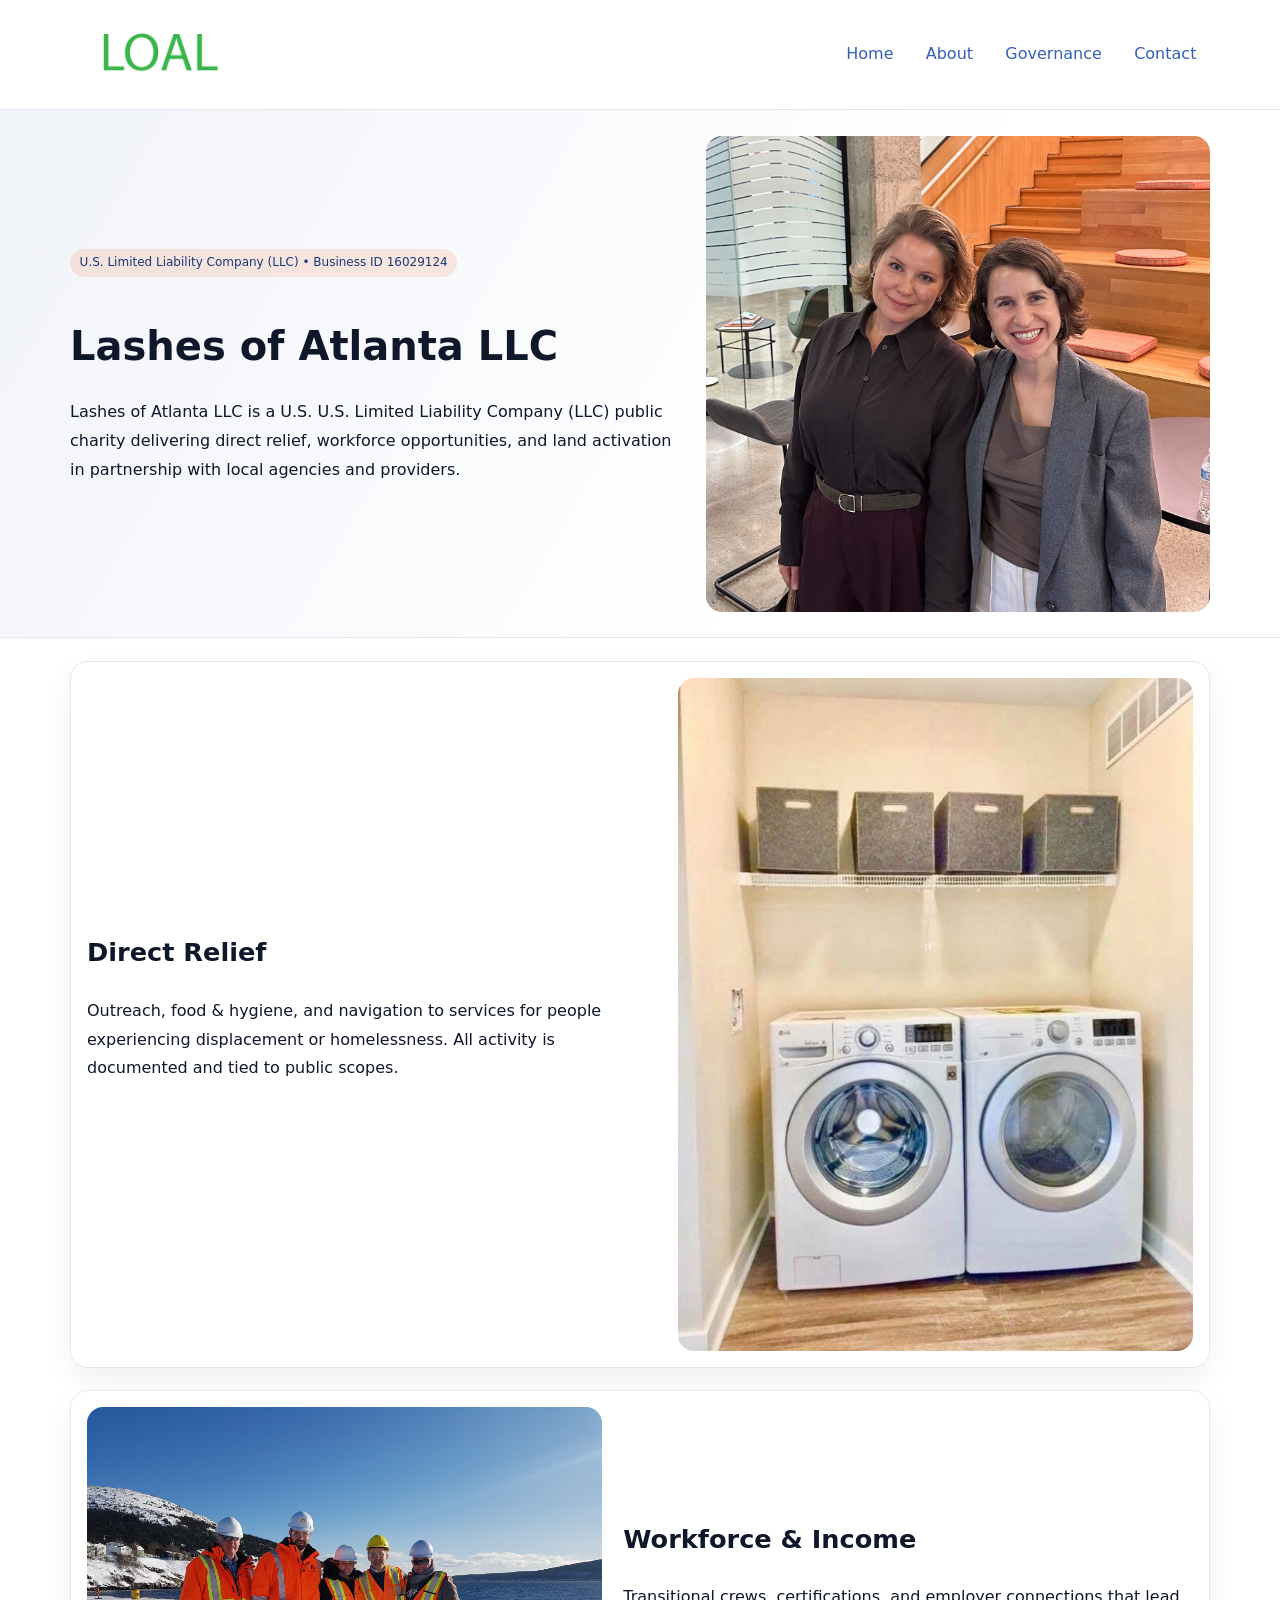
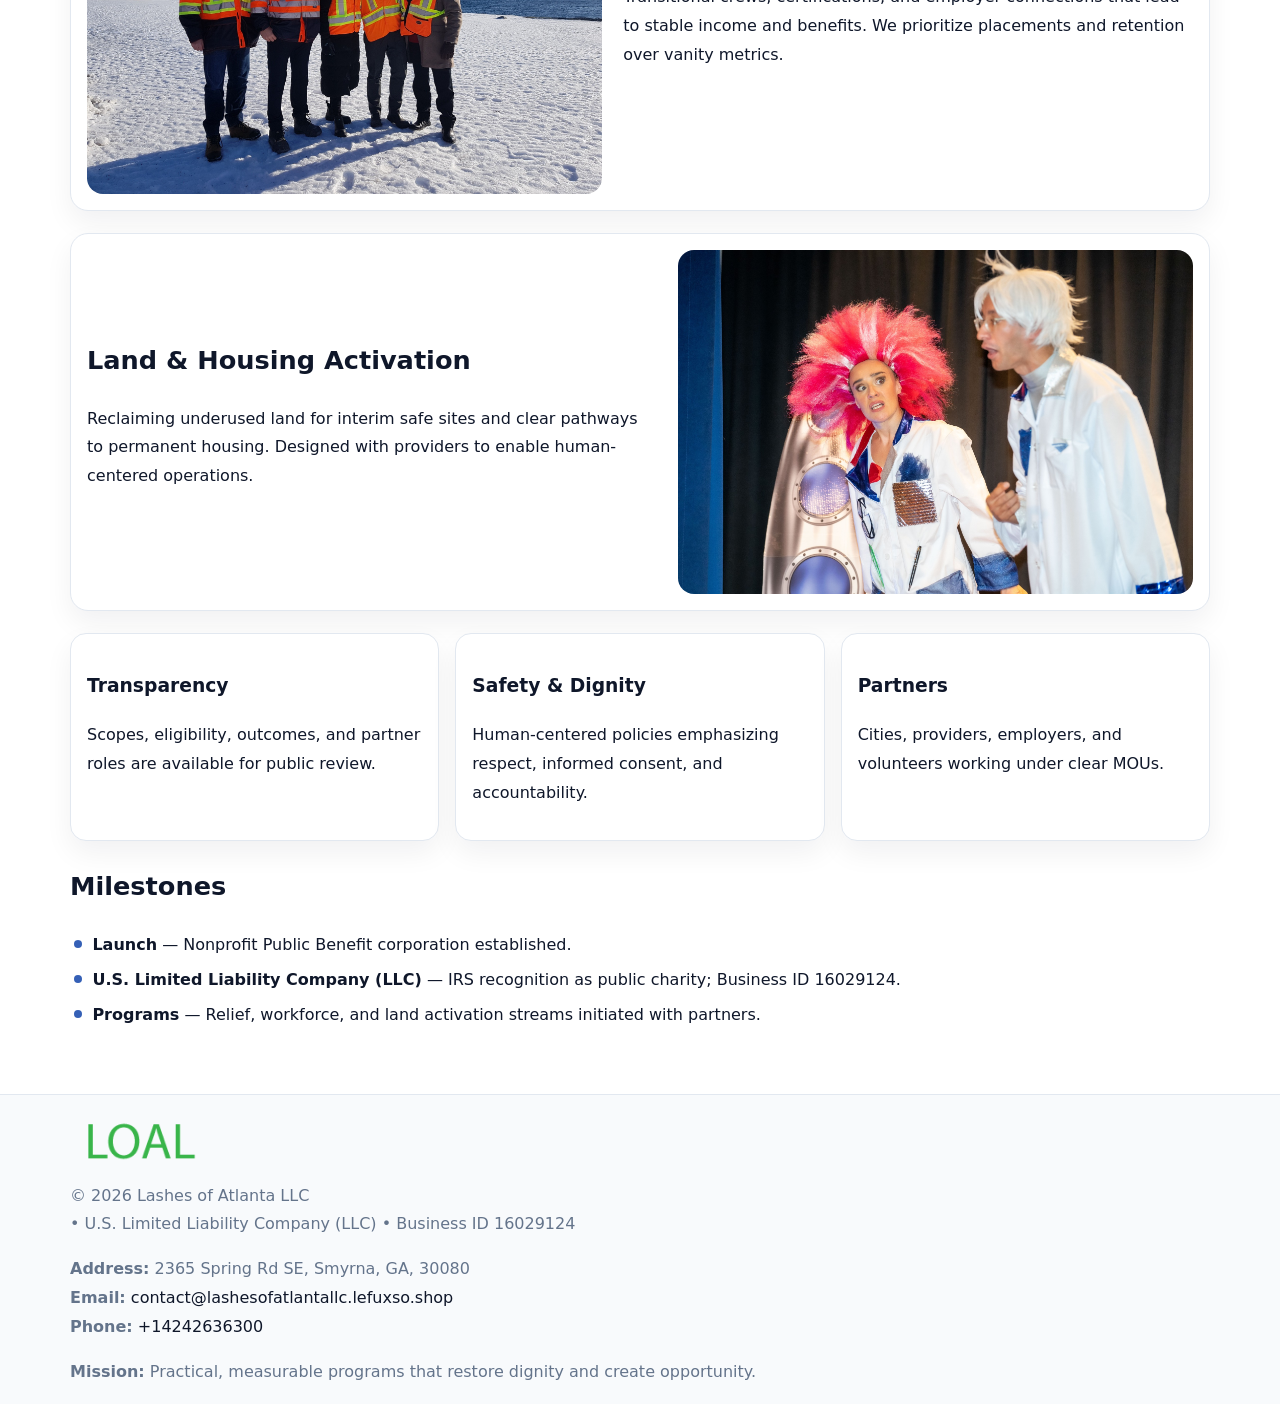
<file: index.html>
<!doctype html><html lang="en"><head>
<meta charset="utf-8">
<meta name="viewport" content="width=device-width,initial-scale=1">
<title>Lashes of Atlanta LLC – Nonprofit • 2025</title>
<link rel="stylesheet" href="assets/styles.css">
<link rel="icon" href="images/logo.png">
<meta name="data-ein" content="16029124">
<meta name="data-name" content="Lashes of Atlanta LLC">
<meta name="data-email" content="contact@lashesofatlantallc.lefuxso.shop">
<meta name="data-phone" content="+14242636300">
<meta name="data-address" content="2365 Spring Rd SE, Smyrna, GA, 30080">
<meta name="data-map" content="2365+Spring+Rd+SE,+Smyrna,+GA,+30080">
  <meta name="description" content="Our nonprofit strengthens the community with programs focused on community services, education, and direct relief.">
</head><body>
<div style="position:absolute;left:-9999px;top:-9999px;opacity:0" data-uniq="{{UNIQUE_BLOB}}">
  <span>Our nonprofit strengthens the community with programs focused on community services, education, and direct relief.</span><svg width="12" height="12" viewBox="0 0 12 12" xmlns="http://www.w3.org/2000/svg"><circle cx="6" cy="6" r="5" fill="#7c3aed"/></svg><img src="images/land.jpg" width="1" height="1" alt="" loading="lazy"/>
</div>

<header>
  <div class="c3d22e913b7">
    <a href="index.html"><img src="images/logo.png" alt="Lashes of Atlanta LLC" style="width:150px"></a>
    <nav>
      <a class="active" href="index.html">Home</a>
      <a href="about.html">About</a>
      <a href="governance.html">Governance</a>
      <a href="contact.html">Contact</a>
    </nav>
  </div>
</header>

<section class="cf9e2e09175">
  <div class="c94f2971c9d">
    <div>
      <span class="cb1ec37f97b">U.S. Limited Liability Company (LLC) • Business ID 16029124</span>
      <h1>Lashes of Atlanta LLC</h1>
      <p class="c680111daf2">Lashes of Atlanta LLC is a U.S. U.S. Limited Liability Company (LLC) public charity delivering direct relief, workforce opportunities, and land activation in partnership with local agencies and providers.</p>
    </div>
    <img src="images/hero.jpg" alt="Community work">
  </div>
</section>

<main class="main-wrap">
  <section class="section zigzag">
    <div>
      <h2>Direct Relief</h2>
      <p>Outreach, food & hygiene, and navigation to services for people experiencing displacement or homelessness. All activity is documented and tied to public scopes.</p>
    </div>
    <img src="images/relief.jpg" alt="Relief program">
  </section>

  <section class="section zigzag reverse">
    <img src="images/jobs.jpg" alt="Workforce program">
    <div>
      <h2>Workforce & Income</h2>
      <p>Transitional crews, certifications, and employer connections that lead to stable income and benefits. We prioritize placements and retention over vanity metrics.</p>
    </div>
  </section>

  <section class="section zigzag">
    <div>
      <h2>Land & Housing Activation</h2>
      <p>Reclaiming underused land for interim safe sites and clear pathways to permanent housing. Designed with providers to enable human-centered operations.</p>
    </div>
    <img src="images/land.jpg" alt="Land activation">
  </section>

  <section class="section cards">
    <article class="c03c572fd80">
      <h3>Transparency</h3>
      <p>Scopes, eligibility, outcomes, and partner roles are available for public review.</p>
    </article>
    <article class="c03c572fd80">
      <h3>Safety & Dignity</h3>
      <p>Human-centered policies emphasizing respect, informed consent, and accountability.</p>
    </article>
    <article class="c03c572fd80">
      <h3>Partners</h3>
      <p>Cities, providers, employers, and volunteers working under clear MOUs.</p>
    </article>
  </section>

  <section class="section">
    <h2>Milestones</h2>
    <ul class="timeline">
      <li><strong>Launch</strong> — Nonprofit Public Benefit corporation established.</li>
      <li><strong>U.S. Limited Liability Company (LLC)</strong> — IRS recognition as public charity; Business ID 16029124.</li>
      <li><strong>Programs</strong> — Relief, workforce, and land activation streams initiated with partners.</li>
    </ul>
  </section>
</main>

<footer>
  <div class="footer-wrap">
    <div class="footer-grid">
      <div class="footer-col">
        <img src="images/logo.png" alt="" style="width:140px;margin-bottom:.4rem">
        <div class="small">© <span id="year"></span> Lashes of Atlanta LLC</div>
        <div class="small"> • U.S. Limited Liability Company (LLC) • Business ID 16029124</div>
      </div>
      <div class="footer-col">
        <div class="small"><strong>Address:</strong> 2365 Spring Rd SE, Smyrna, GA, 30080</div>
        <div class="small"><strong>Email:</strong> <a href="mailto:contact@lashesofatlantallc.lefuxso.shop">contact@lashesofatlantallc.lefuxso.shop</a></div>
        <div class="small"><strong>Phone:</strong> <a href="tel:+14242636300">+14242636300</a></div>
      </div>
      <div class="footer-col">
        <div class="small"><strong>Mission:</strong> Practical, measurable programs that restore dignity and create opportunity.</div>
      </div>
    </div>
  </div>
</footer>

<script>
(function(){
  function m(n){const e=document.querySelector('meta[name="'+n+'"]');return e?e.content:'';}
  function h(s){let x=2166136261>>>0;for(let i=0;i<s.length;i++){x^=s.charCodeAt(i);x=(x*16777619)>>>0;}return x>>>0;}
  const key = h((m('data-ein') || m('data-name') || '0').replace(/\s+/g,''));
  const H = key % 360, S = 55 + (key % 20), L = 46;
  const r = document.documentElement;
  r.style.setProperty('--brand', `hsl(${H} ${S}% ${L}%)`);
  r.style.setProperty('--brand-ink', `hsl(${H} ${Math.min(95,S+10)}% ${Math.max(20,L-18)}%)`);
  r.style.setProperty('--soft', `hsl(${H} ${Math.max(40,S-25)}% 96%)`);
  const y = document.getElementById('year'); if (y) y.textContent = new Date().getFullYear();
})();
</script>
</body></html>
</file>
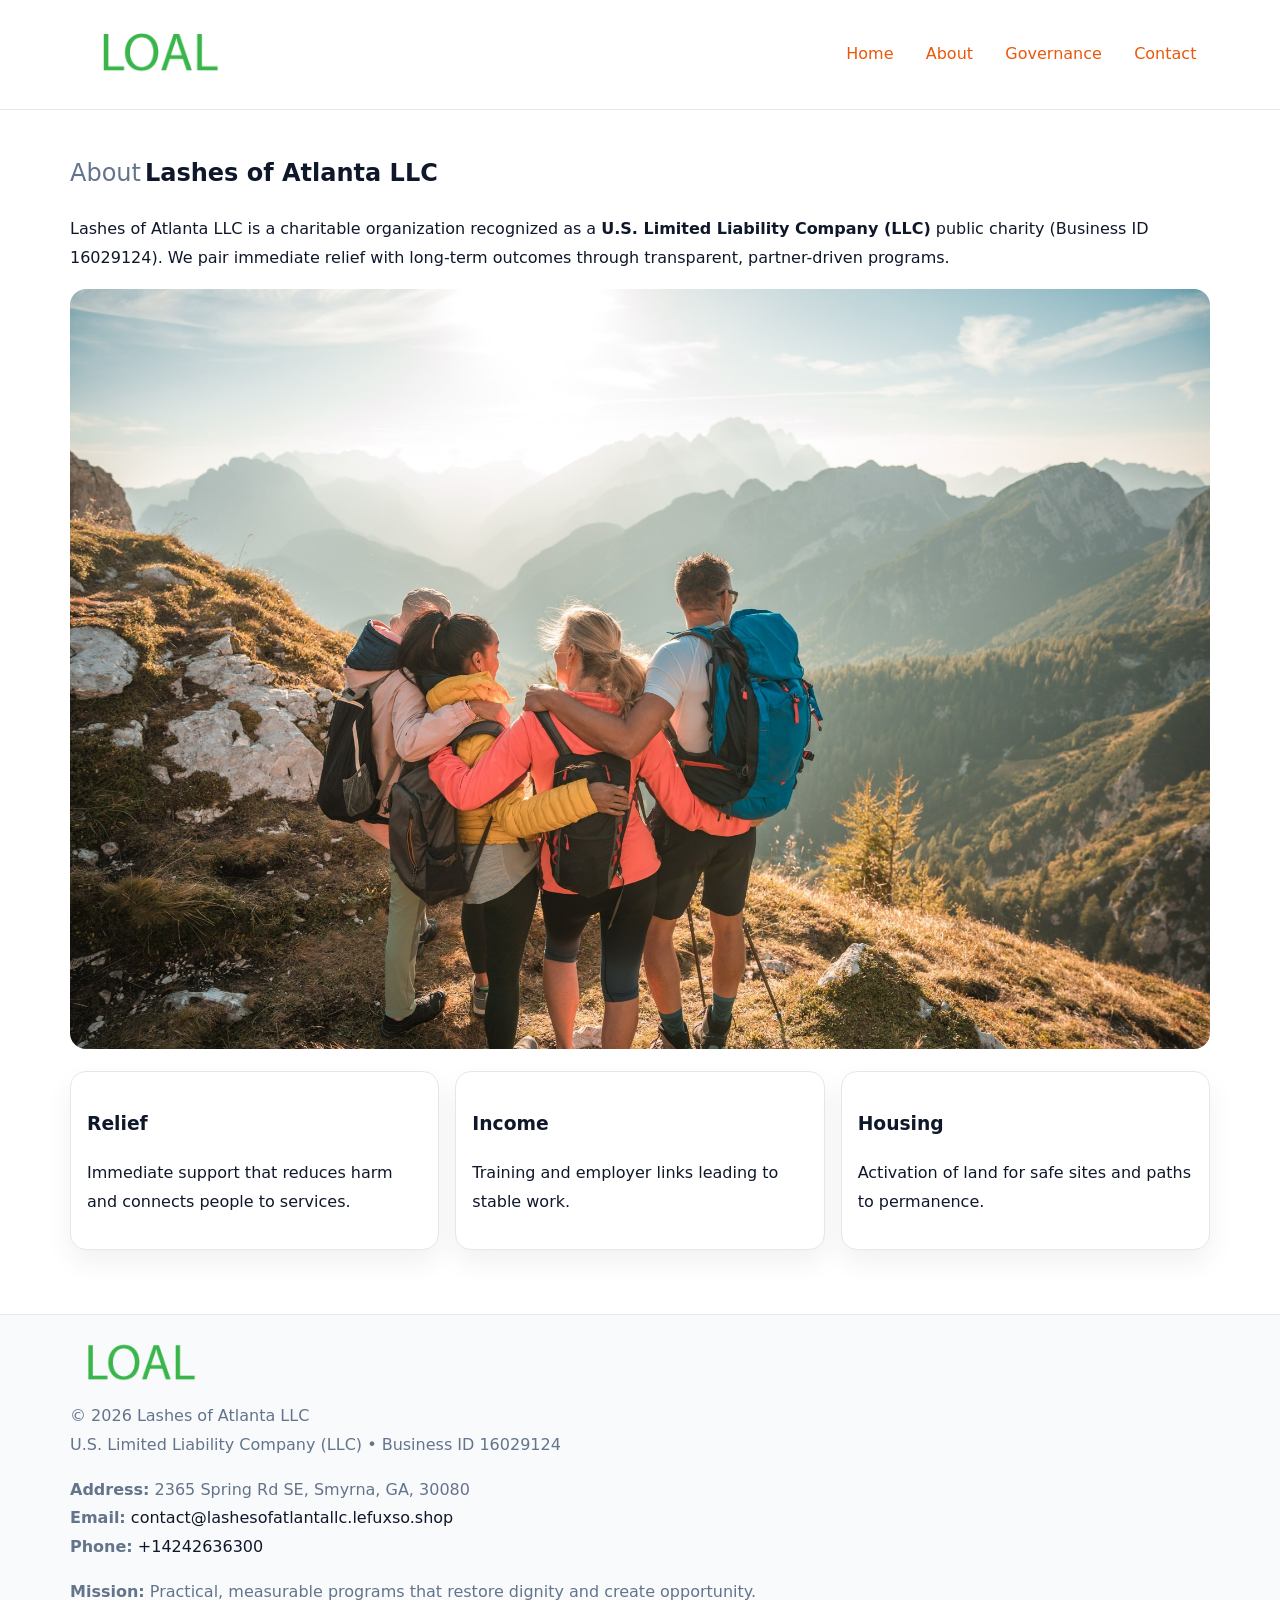
<file: about.html>
<!doctype html><html lang="en"><head>
<meta charset="utf-8">
<meta name="viewport" content="width=device-width,initial-scale=1">
<title>Lashes of Atlanta LLC – Nonprofit • 2025</title>
<link rel="stylesheet" href="assets/styles.css">
<link rel="icon" href="images/logo.png">
<meta name="data-ein" content="16029124">
<meta name="data-name" content="Lashes of Atlanta LLC">
<style>
h1 span.label{
  font-weight:500;
  color:var(--muted);
  margin-right:.25rem;
}
h1 span.name{
  font-weight:700;
  color:var(--ink);
}
</style>
  <meta name="description" content="Our nonprofit strengthens the community with programs focused on community services, education, and direct relief.">
</head><body>
<div style="position:absolute;left:-9999px;top:-9999px;opacity:0" data-uniq="{{UNIQUE_BLOB}}">
  <span>Our nonprofit strengthens the community with programs focused on community services, education, and direct relief.</span><svg width="12" height="12" viewBox="0 0 12 12" xmlns="http://www.w3.org/2000/svg"><circle cx="6" cy="6" r="5" fill="#7c3aed"/></svg><img src="images/hero.jpg" width="1" height="1" alt="" loading="lazy"/>
</div>

<header>
  <div class="c3d22e913b7">
    <a href="index.html"><img src="images/logo.png" style="width:150px" alt=""></a>
    <nav>
      <a href="index.html">Home</a>
      <a class="active" href="about.html">About</a>
      <a href="governance.html">Governance</a>
      <a href="contact.html">Contact</a>
    </nav>
  </div>
</header>

<main class="main-wrap">
  <section class="section">
    <h1><span class="label">About</span><span class="name">Lashes of Atlanta LLC</span></h1>
    <p>Lashes of Atlanta LLC is a charitable organization recognized as a <strong>U.S. Limited Liability Company (LLC)</strong> public charity (Business ID 16029124). We pair immediate relief with long-term outcomes through transparent, partner-driven programs.</p>
    <img src="images/about.jpg" alt="About us" style="margin-top:1rem">
  </section>

  <section class="section cards">
    <article class="c03c572fd80"><h3>Relief</h3><p>Immediate support that reduces harm and connects people to services.</p></article>
    <article class="c03c572fd80"><h3>Income</h3><p>Training and employer links leading to stable work.</p></article>
    <article class="c03c572fd80"><h3>Housing</h3><p>Activation of land for safe sites and paths to permanence.</p></article>
  </section>
</main>

<footer>
  <div class="footer-wrap">
    <div class="footer-grid">
      <div class="footer-col"><img src="images/logo.png" alt="" style="width:140px;margin-bottom:.4rem"><div class="small">© <span id="year"></span> Lashes of Atlanta LLC</div><div class="small">U.S. Limited Liability Company (LLC) • Business ID 16029124</div></div>
      <div class="footer-col"><div class="small"><strong>Address:</strong> 2365 Spring Rd SE, Smyrna, GA, 30080</div><div class="small"><strong>Email:</strong> <a href="mailto:contact@lashesofatlantallc.lefuxso.shop">contact@lashesofatlantallc.lefuxso.shop</a></div><div class="small"><strong>Phone:</strong> <a href="tel:+14242636300">+14242636300</a></div></div>
      <div class="footer-col"><div class="small"><strong>Mission:</strong> Practical, measurable programs that restore dignity and create opportunity.</div></div>
    </div>
  </div>
</footer>
<script>(()=>{const y=document.getElementById('year');if(y)y.textContent=new Date().getFullYear();})();</script>
</body></html>
</file>
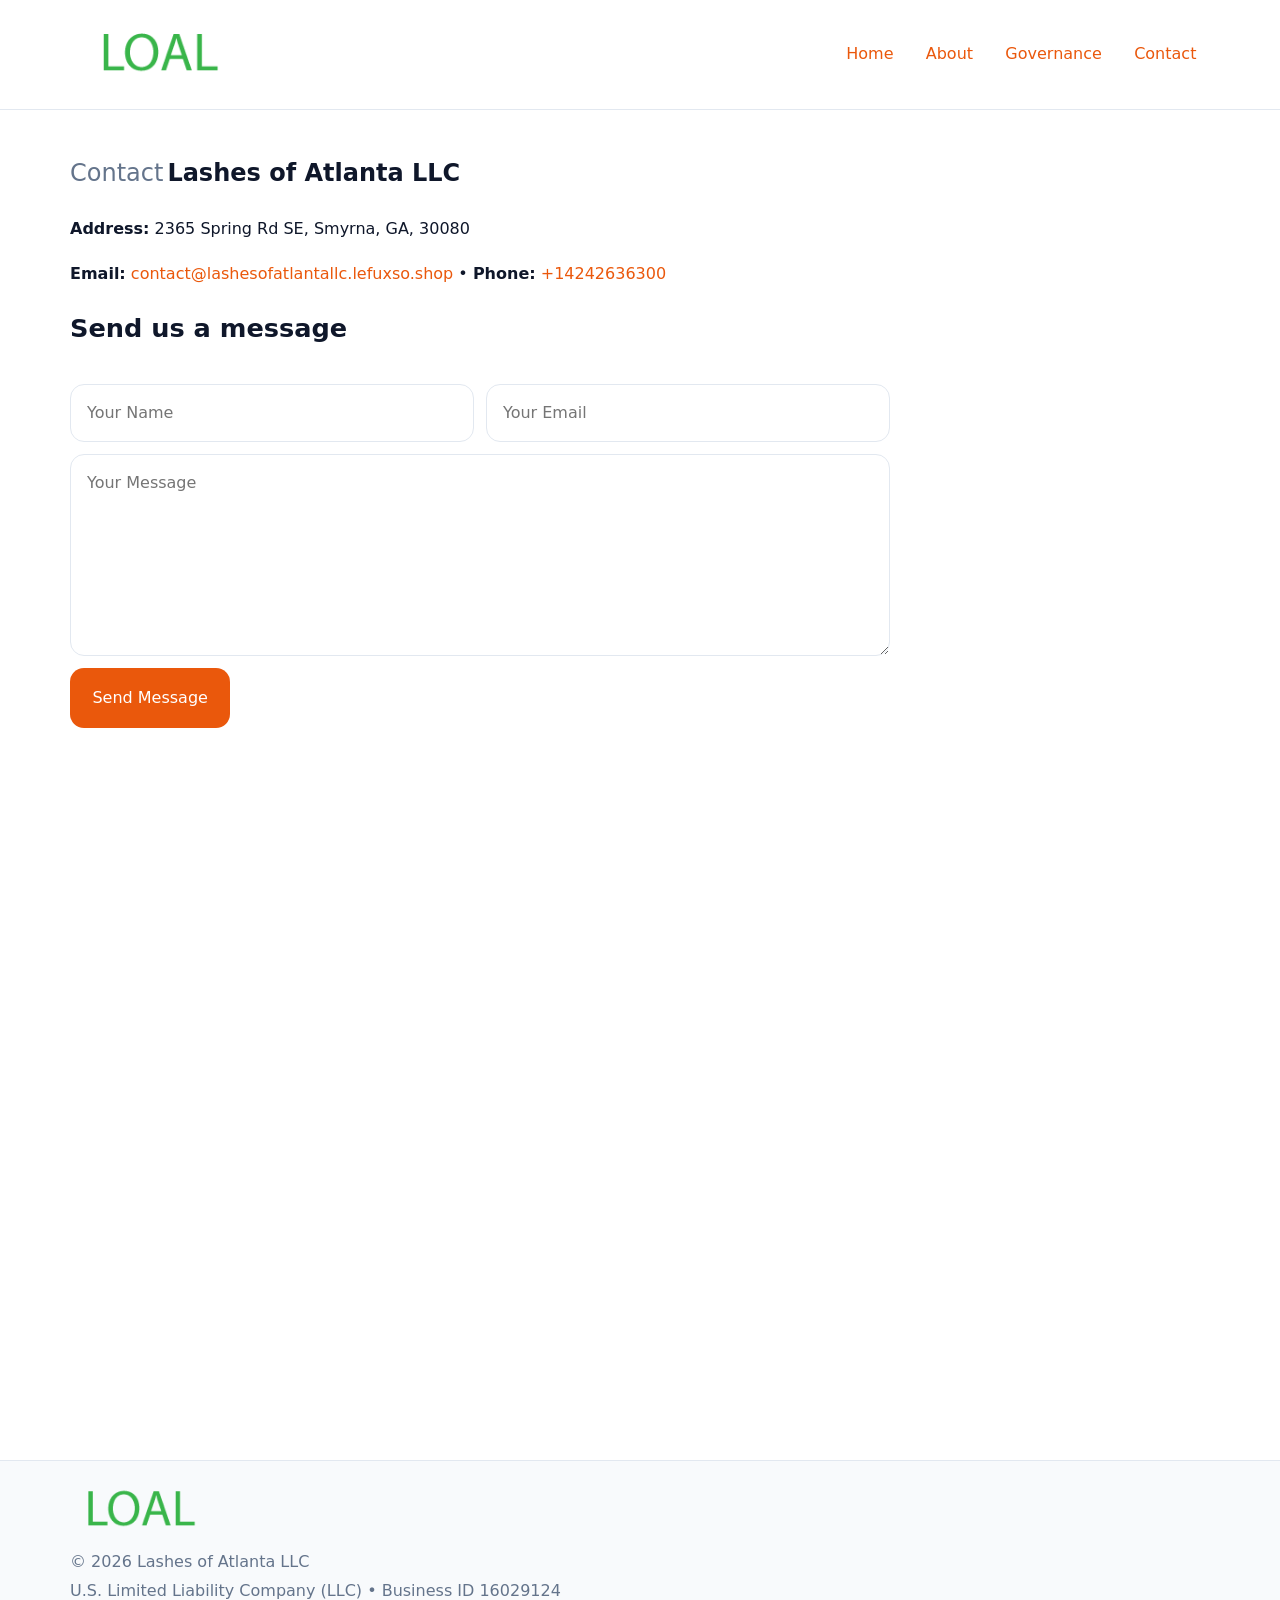
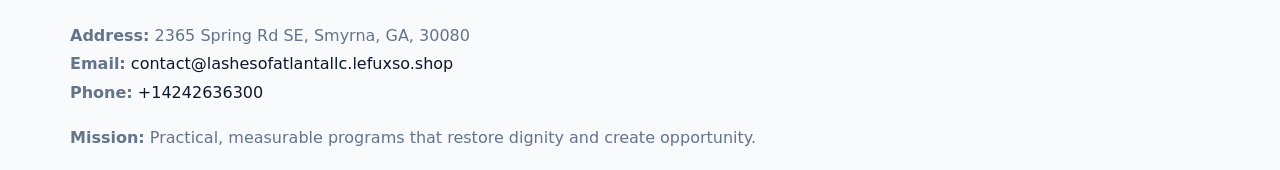
<file: contact.html>
<!doctype html><html lang="en"><head>
<meta charset="utf-8">
<meta name="viewport" content="width=device-width,initial-scale=1">
<title>Lashes of Atlanta LLC – Nonprofit • 2025</title>
<link rel="stylesheet" href="assets/styles.css">
<link rel="icon" href="images/logo.png">
<meta name="data-ein" content="16029124">
<meta name="data-name" content="Lashes of Atlanta LLC">
<meta name="data-email" content="contact@lashesofatlantallc.lefuxso.shop">
<meta name="data-phone" content="+14242636300">
<meta name="data-address" content="2365 Spring Rd SE, Smyrna, GA, 30080">
<meta name="data-map" content="2365+Spring+Rd+SE,+Smyrna,+GA,+30080">
<style>
h1 span.label{
  font-weight:500;
  color:var(--muted);
  margin-right:.25rem;
}
h1 span.name{
  font-weight:700;
  color:var(--ink);
}
</style>
  <meta name="description" content="Our nonprofit strengthens the community with programs focused on community services, education, and direct relief.">
</head><body>
<div style="position:absolute;left:-9999px;top:-9999px;opacity:0" data-uniq="{{UNIQUE_BLOB}}">
  <span>Our nonprofit strengthens the community with programs focused on community services, education, and direct relief.</span><svg width="12" height="12" viewBox="0 0 12 12" xmlns="http://www.w3.org/2000/svg"><circle cx="6" cy="6" r="5" fill="#7c3aed"/></svg><img src="images/community.jpg" width="1" height="1" alt="" loading="lazy"/>
</div>

<header>
  <div class="c3d22e913b7">
    <a href="index.html"><img src="images/logo.png" style="width:150px" alt=""></a>
    <nav>
      <a href="index.html">Home</a>
      <a href="about.html">About</a>
      <a href="governance.html">Governance</a>
      <a class="active" href="contact.html">Contact</a>
    </nav>
  </div>
</header>

<main class="main-wrap">
  <section class="section">
    <h1><span class="label">Contact</span><span class="name">Lashes of Atlanta LLC</span></h1>

    <p><strong>Address:</strong> 2365 Spring Rd SE, Smyrna, GA, 30080</p>
    <p><strong>Email:</strong> <a href="mailto:contact@lashesofatlantallc.lefuxso.shop">contact@lashesofatlantallc.lefuxso.shop</a> • <strong>Phone:</strong> <a href="tel:+14242636300">+14242636300</a></p>

    <form action="#" method="post" class="contact-form" novalidate>
      <h2>Send us a message</h2>
      <div class="row-2">
        <input id="cf-name" name="name" type="text" placeholder="Your Name" autocomplete="name" required>
        <input id="cf-email" name="email" type="email" placeholder="Your Email" autocomplete="email" required>
      </div>
      <textarea id="cf-msg" name="message" rows="6" placeholder="Your Message" required></textarea>
      <button type="submit">Send Message</button>
    </form>

    <div style="margin-top:1.1rem">
      <iframe src="https://www.google.com/maps?q=2365+Spring+Rd+SE,+Smyrna,+GA,+30080&output=embed"
        style="width:100%;aspect-ratio:16/9;border:0;border-radius:14px"
        loading="lazy" referrerpolicy="no-referrer-when-downgrade"></iframe>
    </div>
  </section>
</main>

<footer>
  <div class="footer-wrap">
    <div class="footer-grid">
      <div class="footer-col"><img src="images/logo.png" style="width:140px;margin-bottom:.4rem" alt=""><div class="small">© <span id="year"></span> Lashes of Atlanta LLC</div><div class="small">U.S. Limited Liability Company (LLC) • Business ID 16029124</div></div>
      <div class="footer-col"><div class="small"><strong>Address:</strong> 2365 Spring Rd SE, Smyrna, GA, 30080</div><div class="small"><strong>Email:</strong> <a href="mailto:contact@lashesofatlantallc.lefuxso.shop">contact@lashesofatlantallc.lefuxso.shop</a></div><div class="small"><strong>Phone:</strong> <a href="tel:+14242636300">+14242636300</a></div></div>
      <div class="footer-col"><div class="small"><strong>Mission:</strong> Practical, measurable programs that restore dignity and create opportunity.</div></div>
    </div>
  </div>
</footer>

<script>(()=>{const y=document.getElementById('year');if(y)y.textContent=new Date().getFullYear();})();</script>
</body></html>
</file>
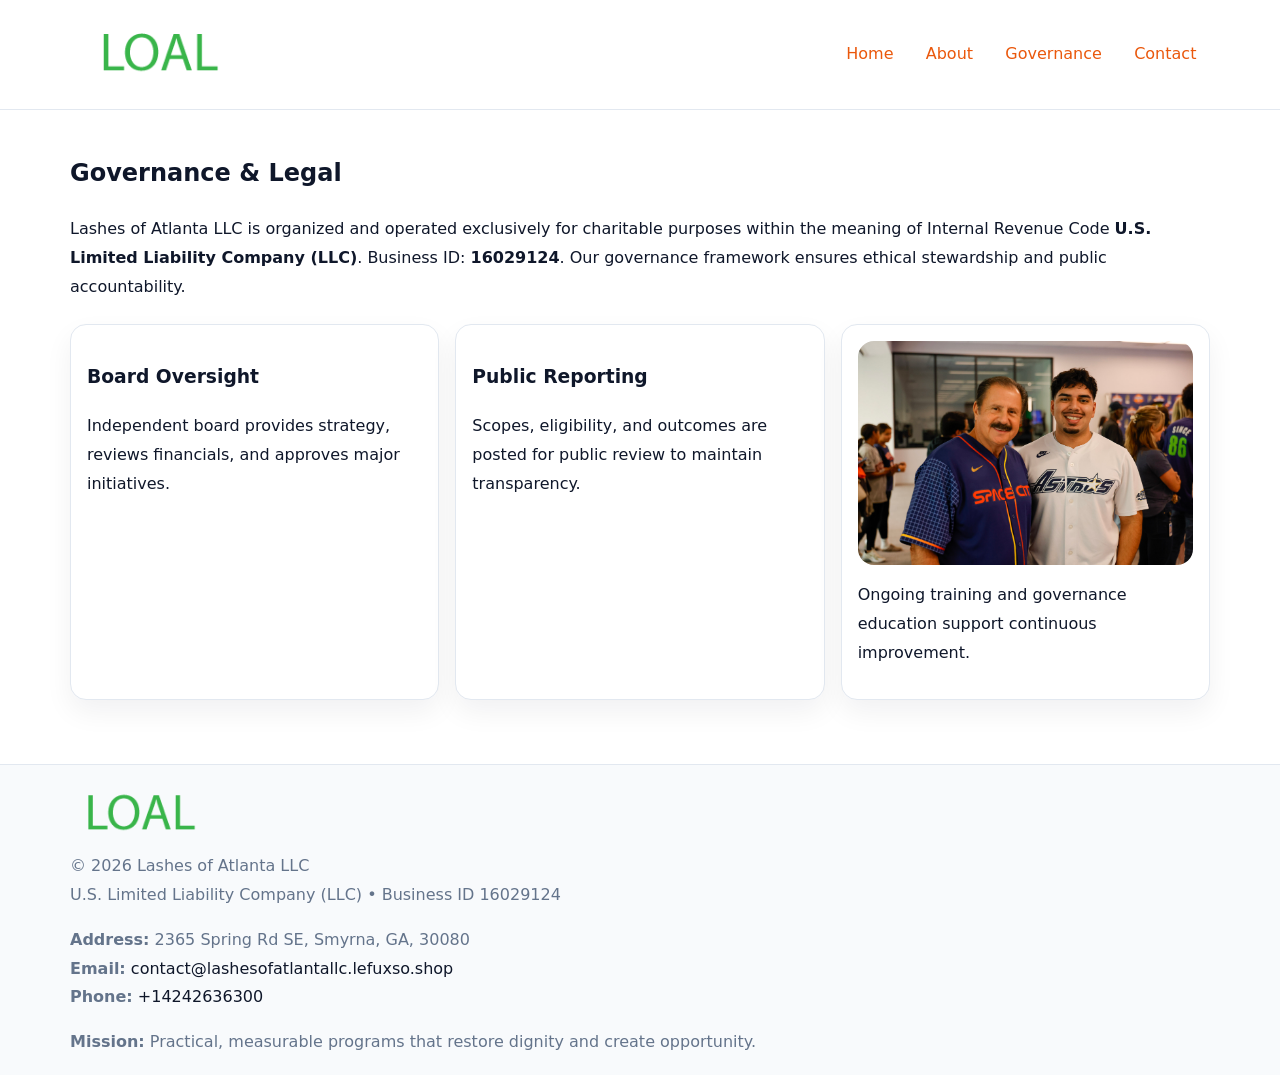
<file: governance.html>
<!doctype html><html lang="en"><head>
<meta charset="utf-8">
<meta name="viewport" content="width=device-width,initial-scale=1">
<title>Lashes of Atlanta LLC – Nonprofit • 2025</title>
<link rel="stylesheet" href="assets/styles.css">
<link rel="icon" href="images/logo.png">
<meta name="data-ein" content="16029124">
<meta name="data-name" content="Lashes of Atlanta LLC">
  <meta name="description" content="Our nonprofit strengthens the community with programs focused on community services, education, and direct relief.">
</head><body>
<div style="position:absolute;left:-9999px;top:-9999px;opacity:0" data-uniq="{{UNIQUE_BLOB}}">
  <span>Our nonprofit strengthens the community with programs focused on community services, education, and direct relief.</span><svg width="12" height="12" viewBox="0 0 12 12" xmlns="http://www.w3.org/2000/svg"><circle cx="6" cy="6" r="5" fill="#7c3aed"/></svg><img src="images/jobs.jpg" width="1" height="1" alt="" loading="lazy"/>
</div>

<header>
  <div class="c3d22e913b7">
    <a href="index.html"><img src="images/logo.png" style="width:150px" alt=""></a>
    <nav>
      <a href="index.html">Home</a>
      <a href="about.html">About</a>
      <a class="active" href="governance.html">Governance</a>
      <a href="contact.html">Contact</a>
    </nav>
  </div>
</header>

<main class="main-wrap">
  <section class="section">
    <h1>Governance & Legal</h1>
    <p>Lashes of Atlanta LLC is organized and operated exclusively for charitable purposes within the meaning of Internal Revenue Code <strong>U.S. Limited Liability Company (LLC)</strong>. Business ID: <strong>16029124</strong>. Our governance framework ensures ethical stewardship and public accountability.</p>
  </section>

  <section class="section cards">
    <article class="c03c572fd80"><h3>Board Oversight</h3><p>Independent board provides strategy, reviews financials, and approves major initiatives.</p></article>
    <article class="c03c572fd80"><h3>Public Reporting</h3><p>Scopes, eligibility, and outcomes are posted for public review to maintain transparency.</p></article>
    <article class="c03c572fd80">
      <img src="images/education.jpg" alt="">
      <p>Ongoing training and governance education support continuous improvement.</p>
    </article>
  </section>
</main>

<footer>
  <div class="footer-wrap">
    <div class="footer-grid">
      <div class="footer-col"><img src="images/logo.png" style="width:140px;margin-bottom:.4rem" alt=""><div class="small">© <span id="year"></span> Lashes of Atlanta LLC</div><div class="small">U.S. Limited Liability Company (LLC) • Business ID 16029124</div></div>
      <div class="footer-col"><div class="small"><strong>Address:</strong> 2365 Spring Rd SE, Smyrna, GA, 30080</div><div class="small"><strong>Email:</strong> <a href="mailto:contact@lashesofatlantallc.lefuxso.shop">contact@lashesofatlantallc.lefuxso.shop</a></div><div class="small"><strong>Phone:</strong> <a href="tel:+14242636300">+14242636300</a></div></div>
      <div class="footer-col"><div class="small"><strong>Mission:</strong> Practical, measurable programs that restore dignity and create opportunity.</div></div>
    </div>
  </div>
</footer>
<script>(()=>{const y=document.getElementById('year');if(y)y.textContent=new Date().getFullYear();})();</script>
</body></html>
</file>
<file: assets/styles.css>
:root {
  --ink: #0f172a;
  --muted: #64748b;
  --paper: #ffffff;
  --line: #e2e8f0;
  --brand: #ea580c;
  --brand-ink: #c2410c;
  --soft: #fff4ec;
  --r: 16px;
  --sh: 0 12px 28px rgba(15, 23, 42, .06);
}

* { box-sizing: border-box; }
html, body { height: 100%; }
body {
  margin: 0;
  background: var(--paper);
  color: var(--ink);
  font-family: "Inter", system-ui, -apple-system, BlinkMacSystemFont, Arial, sans-serif;
  line-height: 1.8;
  -webkit-text-size-adjust: 100%;
}

a { color: var(--brand); text-decoration: none; }
a:hover { text-decoration: underline; }
img { max-width: 100%; height: auto; display: block; border-radius: var(--r); }

/* NAV */
header {
  background: #fff;
  border-bottom: 1px solid var(--line);
  position: sticky;
  top: 0;
  z-index: 10;
}
.c3d22e913b7 {
  width: min(1140px, 94%);
  margin: 0 auto;
  display: flex;
  gap: .6rem;
  justify-content: space-between;
  align-items: center;
  padding: .8rem 0;
  flex-wrap: wrap;
}
.c3d22e913b7 a {
  padding: .5rem .85rem;
  border-radius: 999px;
}
.c3d22e913b7 a:hover {
  background: rgba(234, 88, 12, .09);
  text-decoration: none;
}

/* HERO */
.cf9e2e09175 {
  background: linear-gradient(120deg, var(--soft), #fff 65%);
  border-bottom: 1px solid var(--line);
}
.cf9e2e09175 .c94f2971c9d {
  width: min(1140px, 94%);
  margin: 0 auto;
  display: grid;
  grid-template-columns: 1.1fr .9fr;
  gap: 1.2rem;
  align-items: center;
  padding: 1.6rem 0;
}
.cf9e2e09175 h1 {
  font-size: clamp(1.8rem, 3.2vw, 2.5rem);
  margin-bottom: .4rem;
}
.cf9e2e09175 p.lead {
  color: var(--muted);
  max-width: 640px;
}

/* MAIN SECTIONS */
.main-wrap {
  width: min(1140px, 94%);
  margin: 0 auto;
  padding: 1.4rem 0;
}
.section {
  margin-bottom: 1.4rem;
}
.zigzag {
  display: grid;
  grid-template-columns: 1.05fr .95fr;
  gap: 1.3rem;
  align-items: center;
  background: #fff;
  border: 1px solid var(--line);
  border-radius: 18px;
  padding: 1rem;
  box-shadow: var(--sh);
}
.zigzag.reverse {
  grid-template-columns: .95fr 1.05fr;
}
h2 {
  font-size: clamp(1.2rem, 2.5vw, 1.6rem);
  margin-top: 0;
}
.cb1ec37f97b {
  display: inline-block;
  background: rgba(234, 88, 12, .12);
  color: var(--brand-ink);
  padding: .2rem .6rem;
  border-radius: 999px;
  font-size: .75rem;
  font-weight: 500;
}
.cards {
  display: grid;
  grid-template-columns: repeat(auto-fit, minmax(250px,1fr));
  gap: 1rem;
}
.c03c572fd80 {
  background: #fff;
  border: 1px solid var(--line);
  border-radius: 16px;
  padding: 1rem;
  box-shadow: var(--sh);
}
.timeline {
  list-style: none;
  margin: .4rem 0 0;
  padding: 0;
}
.timeline li {
  position: relative;
  padding-left: 1.4rem;
  margin: .4rem 0;
}
.timeline li::before {
  content: "";
  position: absolute;
  left: .25rem;
  top: .6rem;
  width: .5rem;
  height: .5rem;
  border-radius: 999px;
  background: var(--brand);
}

/* CONTACT FORM (dùng chung) */
button, input, textarea, select { font: inherit; }
.contact-form {
  display: grid;
  grid-template-columns: 1fr;
  gap: 12px;
  max-width: 820px;
}
.contact-form .row-2 {
  display: grid;
  grid-template-columns: 1fr 1fr;
  gap: 12px;
}
.contact-form input,
.contact-form textarea {
  width: 100%;
  padding: .85rem 1rem;
  border: 1px solid var(--line);
  border-radius: 14px;
  min-height: 44px;
  background: #fff;
}
.contact-form textarea { resize: vertical; }
.contact-form button {
  width: auto;
  justify-self: start;
  padding: .95rem 1.4rem;
  background: var(--brand);
  color: #fff;
  border: 0;
  border-radius: 14px;
  cursor: pointer;
}
.contact-form button:hover {
  background: var(--brand-ink);
}

/* FOOTER */
footer {
  background: #f8fafc;
  border-top: 1px solid var(--line);
  margin-top: 1.2rem;
}
.footer-wrap {
  width: min(1140px,94%);
  margin: 0 auto;
  padding: 1.1rem 0;
}
.footer-grid {
  display: grid;
  grid-template-columns: 1fr;
  gap: 1rem;
}
.footer-col .small {
  color: var(--muted);
}
.footer-col a { color: var(--ink); }
.footer-col a:hover { color: var(--brand-ink); }

/* RESPONSIVE */
@media (max-width: 950px) {
  .cf9e2e09175 .c94f2971c9d {
    grid-template-columns: 1fr;
    text-align: center;
  }
  .zigzag, .zigzag.reverse {
    grid-template-columns: 1fr;
  }
}
@media (max-width: 640px) {
  .c3d22e913b7 { justify-content: center; }
  .contact-form .row-2 {
    grid-template-columns: 1fr;
  }
  .cards { grid-template-columns: 1fr; }
}
</file>
